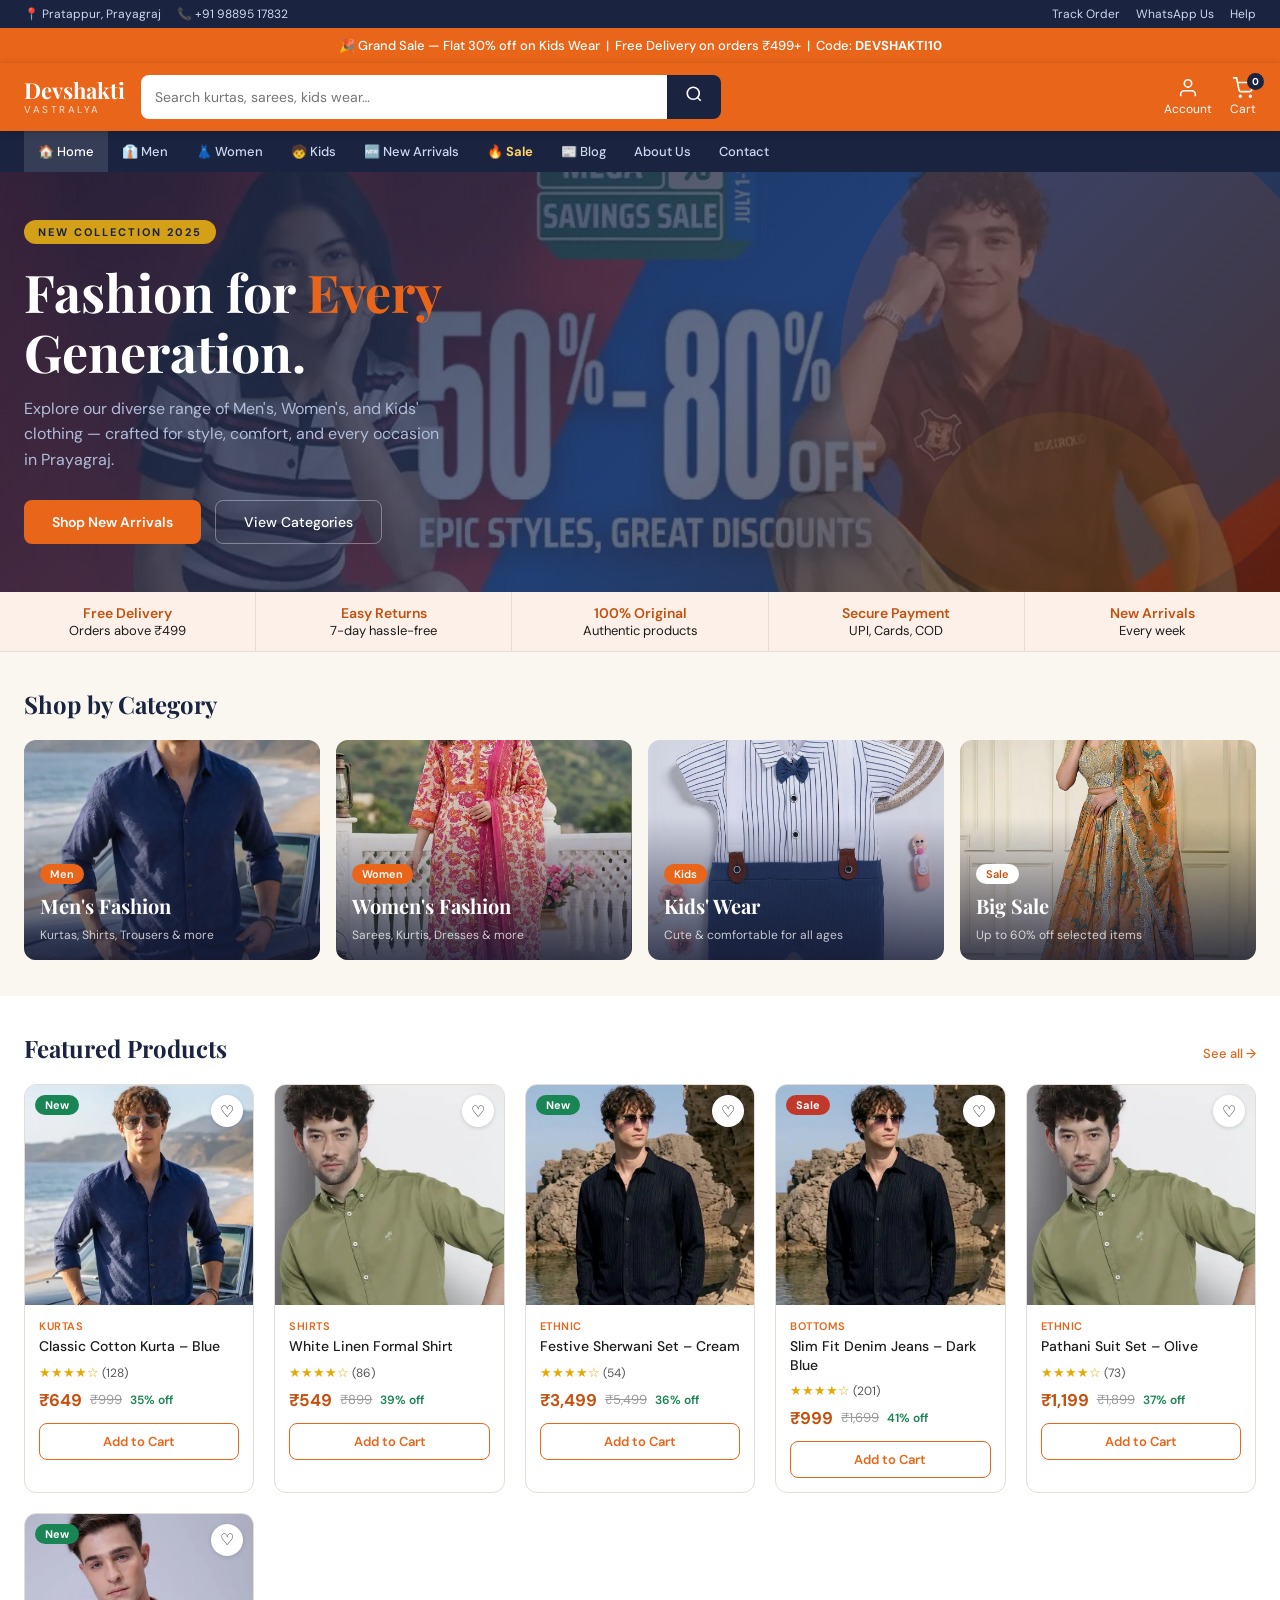
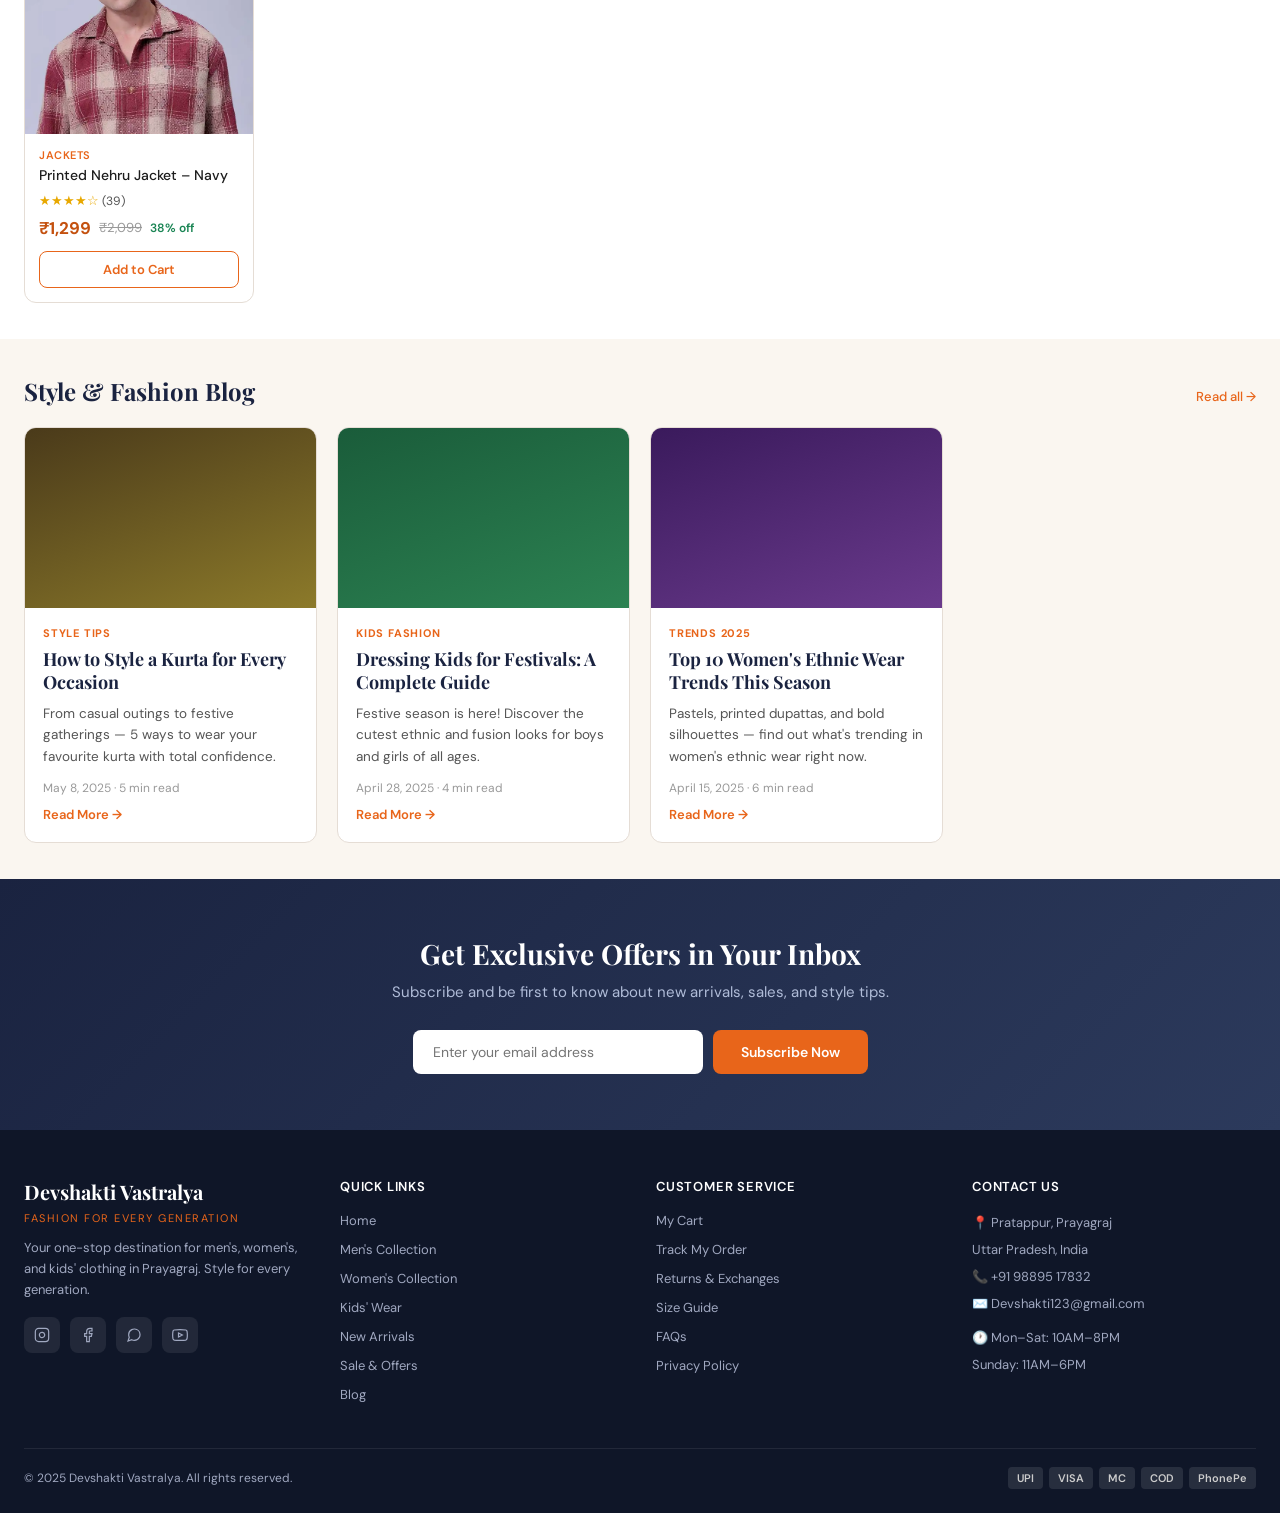
<file: index.html>
<!DOCTYPE html>
<html lang="en">

<head>
  <meta charset="UTF-8" />
  <meta name="viewport" content="width=device-width,initial-scale=1.0" />
  <title>Devshakti Vastralya – Fashion for Every Generation</title>
  <link
    href="https://fonts.googleapis.com/css2?family=Playfair+Display:wght@500;700&family=DM+Sans:wght@300;400;500;600&display=swap"
    rel="stylesheet" />
  <link rel="stylesheet" href="css/index.css" />
</head>

<body>

  <div class="toast" id="toast">Item added! 🛍️</div>

  <!-- TOP BAR -->
  <div class="topbar">
    <div class="tb-l">
      <span>📍 Pratappur, Prayagraj</span>
      <a href="tel:9889517832">📞 +91 98895 17832</a>
      <!-- <a href="mailto:Devshakti123@gmail.com">✉️ Devshakti123@gmail.com</a> -->
    </div>
    <div class="tb-r">
      <a onclick="navigate('contact')">Track Order</a>
      <a href="https://wa.me/919889517832" target="_blank">WhatsApp Us</a>
      <a onclick="navigate('contact')">Help</a>
    </div>
  </div>

  <!-- PROMO -->
  <div class="promo">🎉 Grand Sale — Flat 30% off on Kids Wear &nbsp;|&nbsp; Free Delivery on orders ₹499+ &nbsp;|&nbsp;
    Code: <strong>DEVSHAKTI10</strong></div>

  <!-- HEADER -->
  <header class="header">
    <div class="logo" onclick="navigate('home')">
      <div class="logo-text">Devshakti</div>
      <div class="logo-sub">Vastralya</div>
    </div>
    <div class="search-wrap">
      <input type="text" id="s-input" placeholder="Search kurtas, sarees, kids wear…"
        onkeydown="if(event.key==='Enter')doSearch()" />
      <button class="search-btn" onclick="doSearch()" aria-label="Search">
        <svg width="18" height="18" fill="none" stroke="currentColor" stroke-width="2.2" viewBox="0 0 24 24">
          <circle cx="11" cy="11" r="8" />
          <line x1="21" y1="21" x2="16.65" y2="16.65" />
        </svg>
      </button>
    </div>
    <div class="h-acts">
      <div class="h-act" onclick="navigate('about')">
        <svg width="22" height="22" fill="none" stroke="#fff" stroke-width="1.8" viewBox="0 0 24 24">
          <path d="M20 21v-2a4 4 0 0 0-4-4H8a4 4 0 0 0-4 4v2" />
          <circle cx="12" cy="7" r="4" />
        </svg>
        Account
      </div>
      <div class="h-act" onclick="navigate('cart')">
        <svg width="22" height="22" fill="none" stroke="#fff" stroke-width="1.8" viewBox="0 0 24 24">
          <circle cx="9" cy="21" r="1" />
          <circle cx="20" cy="21" r="1" />
          <path d="M1 1h4l2.68 13.39a2 2 0 0 0 2 1.61h9.72a2 2 0 0 0 2-1.61L23 6H6" />
        </svg>
        <div class="badge" id="cart-badge">0</div>
        Cart
      </div>
    </div>
  </header>

  <!-- NAVBAR -->
  <nav class="navbar">
    <a onclick="navigate('home')" data-pg="home">🏠 Home</a>
    <a onclick="navigate('cat','men')" data-pg="men">👔 Men</a>
    <a onclick="navigate('cat','women')" data-pg="women">👗 Women</a>
    <a onclick="navigate('cat','kids')" data-pg="kids">🧒 Kids</a>
    <a onclick="navigate('cat','new')" data-pg="new">🆕 New Arrivals</a>
    <a onclick="navigate('cat','sale')" data-pg="sale" class="sale">🔥 Sale</a>
    <a onclick="navigate('blog')" data-pg="blog">📰 Blog</a>
    <a onclick="navigate('aboutus.html')" data-pg="about">About Us</a>
    <a onclick="navigate('contact')" data-pg="contact">Contact</a>
  </nav>

  <!-- ══════════════ PAGES ══════════════ -->

  <!-- HOME -->
  <div id="page-home" class="page">
    <section class="hero">
      <div class="hero-content">
        <div class="hero-badge">New Collection 2025</div>
        <h1>Fashion for <span>Every</span><br />Generation.</h1>
        <p>Explore our diverse range of Men's, Women's, and Kids' clothing — crafted for style, comfort, and every
          occasion in Prayagraj.</p>
        <div class="hero-btns">
          <button class="btn-primary" onclick="navigate('cat','new')">Shop New Arrivals</button>
          <button class="btn-outline"
            onclick="document.getElementById('home-cats').scrollIntoView({behavior:'smooth'})">View Categories</button>
        </div>
      </div>
    </section>
    <div class="offers">
      <div class="offer-item"><strong>Free Delivery</strong>Orders above ₹499</div>
      <div class="offer-item"><strong>Easy Returns</strong>7-day hassle-free</div>
      <div class="offer-item"><strong>100% Original</strong>Authentic products</div>
      <div class="offer-item"><strong>Secure Payment</strong>UPI, Cards, COD</div>
      <div class="offer-item"><strong>New Arrivals</strong>Every week</div>
    </div>
    <section class="section" id="home-cats">
      <div class="section-hd">
        <h2>Shop by Category</h2>
      </div>
      <div class="cat-grid">
        <div class="cat-card" onclick="navigate('cat','men')">
          <div class="cat-img bg-1"></div>
          <div class="cat-overlay"></div>
          <div class="cat-body">
            <div class="cat-tag">Men</div>
            <h3>Men's Fashion</h3><span>Kurtas, Shirts, Trousers & more</span>
          </div>
        </div>
        <div class="cat-card" onclick="navigate('cat','women')">
          <div class="cat-img bg-2"></div>
          <div class="cat-overlay"></div>
          <div class="cat-body">
            <div class="cat-tag">Women</div>
            <h3>Women's Fashion</h3><span>Sarees, Kurtis, Dresses & more</span>
          </div>
        </div>
        <div class="cat-card" onclick="navigate('cat','kids')">
          <div class="cat-img bg-3"></div>
          <div class="cat-overlay"></div>
          <div class="cat-body">
            <div class="cat-tag">Kids</div>
            <h3>Kids' Wear</h3><span>Cute & comfortable for all ages</span>
          </div>
        </div>
        <div class="cat-card" onclick="navigate('cat','sale')">
          <div class="cat-img bg-11"></div>
          <div class="cat-overlay"></div>
          <div class="cat-body">
            <div class="cat-tag" style="background:#fff;color:var(--saffron-dark)">Sale</div>
            <h3>Big Sale</h3><span>Up to 60% off selected items</span>
          </div>
        </div>
      </div>
    </section>
    <section class="section section-alt">
      <div class="section-hd">
        <h2>Featured Products</h2><a onclick="navigate('cat','new')">See all →</a>
      </div>
      <div class="prod-grid" id="home-prods"></div>
    </section>
    <section class="section">
      <div class="section-hd">
        <h2>Style & Fashion Blog</h2><a onclick="navigate('blog')">Read all →</a>
      </div>
      <div class="blog-grid" id="home-blog"></div>
    </section>
    <section class="newsletter">
      <h2>Get Exclusive Offers in Your Inbox</h2>
      <p>Subscribe and be first to know about new arrivals, sales, and style tips.</p>
      <div class="nl-form">
        <input type="email" id="nl-email" placeholder="Enter your email address" />
        <button onclick="doSubscribe()">Subscribe Now</button>
      </div>
    </section>
  </div>

  <!-- CATEGORY -->
  <div id="page-cat" class="page hidden">
    <div id="cat-header" class="cat-ph">
      <h1 id="cat-title">Men's Fashion</h1>
      <p id="cat-sub">Explore our collection</p>
    </div>
    <div class="breadcrumb"><a onclick="navigate('home')">Home</a><span>/</span><span id="cat-bc">Men</span></div>
    <div class="filters-bar" id="filters-bar"></div>
    <section class="section section-alt">
      <div class="section-hd">
        <h2 id="cat-count">0 Products</h2>
      </div>
      <div class="prod-grid" id="cat-prods"></div>
    </section>
  </div>

  <!-- PRODUCT DETAIL -->
  <div id="page-product" class="page hidden">
    <div class="breadcrumb" id="pd-bc"></div>
    <div class="pd-wrap" id="pd-content"></div>
    <section class="section" style="background:var(--cream)">
      <div class="section-hd">
        <h2>You May Also Like</h2>
      </div>
      <div class="prod-grid" id="related-prods"></div>
    </section>
  </div>

  <!-- CART -->
  <div id="page-cart" class="page hidden">
    <div class="cart-wrap">
      <h2 class="cart-title">🛒 Your Cart</h2>
      <div id="cart-content"></div>
    </div>
  </div>

  <!-- BLOG -->
  <div id="page-blog" class="page hidden">
    <div class="cat-ph">
      <h1>Style & Fashion Blog</h1>
      <p>Tips, trends, and styling guides for the modern Indian wardrobe</p>
    </div>
    <div class="breadcrumb"><a onclick="navigate('home')">Home</a><span>/</span><span>Blog</span></div>
    <section class="section section-alt">
      <div class="blog-grid" id="blog-all"></div>
    </section>
  </div>

  <!-- ABOUT -->
  <div id="page-about" class="page hidden">
    <div class="cat-ph">
      <h1>About Devshakti Vastralya</h1>
      <p>Fashion for Every Generation — Our Story</p>
    </div>
    <div class="breadcrumb"><a onclick="navigate('home')">Home</a><span>/</span><span>About Us</span></div>
    <section class="section section-alt">
      <div class="static-wrap">
        <h2>Our Story</h2>
        <p>Devshakti Vastralya was founded with a simple belief: every family deserves access to stylish, high-quality
          clothing at affordable prices. Based in Pratappur, Prayagraj, we serve thousands of happy customers across the
          region.</p>
        <p>We offer a diverse range of clothing for men, women, and children — from traditional ethnic wear to
          contemporary casual styles. Our collection reflects the rich culture of India while embracing modern fashion
          trends.</p>
        <p>At Devshakti Vastralya, fashion isn't just about clothing — it's about confidence, comfort, and celebrating
          every generation of your family.</p>
        <div class="stat-cards">
          <div class="stat-card">
            <div class="num">5000+</div>
            <div class="lbl">Happy Customers</div>
          </div>
          <div class="stat-card">
            <div class="num">500+</div>
            <div class="lbl">Products</div>
          </div>
          <div class="stat-card">
            <div class="num">10+</div>
            <div class="lbl">Years of Service</div>
          </div>
          <div class="stat-card">
            <div class="num">4.8★</div>
            <div class="lbl">Average Rating</div>
          </div>
        </div>
      </div>
    </section>
  </div>

  <!-- CONTACT -->
  <div id="page-contact" class="page hidden">
    <div class="cat-ph">
      <h1>Contact Us</h1>
      <p>We'd love to hear from you</p>
    </div>
    <div class="breadcrumb"><a onclick="navigate('home')">Home</a><span>/</span><span>Contact</span></div>
    <section class="section section-alt">
      <div class="static-wrap" style="max-width:920px">
        <div class="contact-grid">
          <div>
            <h2>Get in Touch</h2>
            <div class="contact-item"><span>📍</span>
              <div><strong>Address</strong><br /><span style="color:var(--text-mid)">Pratappur, Prayagraj, Uttar
                  Pradesh, India</span></div>
            </div>
            <div class="contact-item"><span>📞</span>
              <div><strong>Phone</strong><br /><a href="tel:9889517832" style="color:var(--saffron)">+91 98895 17832</a>
              </div>
            </div>
            <div class="contact-item"><span>✉️</span>
              <div><strong>Email</strong><br /><a href="mailto:Devshakti123@gmail.com"
                  style="color:var(--saffron)">Devshakti123@gmail.com</a></div>
            </div>
            <div class="contact-item"><span>💬</span>
              <div><strong>WhatsApp</strong><br /><a href="https://wa.me/919889517832" target="_blank"
                  style="color:var(--saffron)">Chat on WhatsApp</a></div>
            </div>
            <div class="contact-item"><span>🕐</span>
              <div><strong>Store Hours</strong><br /><span style="color:var(--text-mid)">Mon–Sat: 10AM–8PM &nbsp;|&nbsp;
                  Sun: 11AM–6PM</span></div>
            </div>
          </div>
          <div>
            <h2>Send a Message</h2>
            <input class="c-field" type="text" placeholder="Your Name" />
            <input class="c-field" type="email" placeholder="Your Email" />
            <input class="c-field" type="tel" placeholder="Your Phone Number" />
            <textarea class="c-field" rows="4" placeholder="Your Message" style="resize:vertical"></textarea>
            <button class="btn-primary" style="width:100%;padding:13px"
              onclick="showToast('Message sent! We will reply shortly. 📩')">Send Message</button>
          </div>
        </div>
      </div>
    </section>
  </div>

  <!-- FOOTER -->
  <footer>
    <div class="footer-grid">
      <div class="fc">
        <div class="f-logo">Devshakti Vastralya</div>
        <div class="f-tag">Fashion for Every Generation</div>
        <div class="f-about">Your one-stop destination for men's, women's, and kids' clothing in Prayagraj. Style for
          every generation.</div>
        <div class="soc-links">
          <a href="#" class="soc-btn" title="Instagram"><svg width="16" height="16" fill="none" stroke="currentColor"
              stroke-width="1.8" viewBox="0 0 24 24">
              <rect x="2" y="2" width="20" height="20" rx="5" />
              <path d="M16 11.37A4 4 0 1 1 12.63 8 4 4 0 0 1 16 11.37z" />
              <line x1="17.5" y1="6.5" x2="17.51" y2="6.5" />
            </svg></a>
          <a href="#" class="soc-btn" title="Facebook"><svg width="16" height="16" fill="none" stroke="currentColor"
              stroke-width="1.8" viewBox="0 0 24 24">
              <path d="M18 2h-3a5 5 0 0 0-5 5v3H7v4h3v8h4v-8h3l1-4h-4V7a1 1 0 0 1 1-1h3z" />
            </svg></a>
          <a href="https://wa.me/919889517832" class="soc-btn" target="_blank" title="WhatsApp"><svg width="16"
              height="16" fill="none" stroke="currentColor" stroke-width="1.8" viewBox="0 0 24 24">
              <path
                d="M21 11.5a8.38 8.38 0 0 1-.9 3.8 8.5 8.5 0 0 1-7.6 4.7 8.38 8.38 0 0 1-3.8-.9L3 21l1.9-5.7a8.38 8.38 0 0 1-.9-3.8 8.5 8.5 0 0 1 4.7-7.6 8.38 8.38 0 0 1 3.8-.9h.5a8.48 8.48 0 0 1 8 8v.5z" />
            </svg></a>
          <a href="#" class="soc-btn" title="YouTube"><svg width="16" height="16" fill="none" stroke="currentColor"
              stroke-width="1.8" viewBox="0 0 24 24">
              <path
                d="M22.54 6.42a2.78 2.78 0 0 0-1.95-1.96C18.88 4 12 4 12 4s-6.88 0-8.59.46A2.78 2.78 0 0 0 1.46 6.42 29 29 0 0 0 1 12a29 29 0 0 0 .46 5.58A2.78 2.78 0 0 0 3.41 19.6C5.12 20 12 20 12 20s6.88 0 8.59-.4a2.78 2.78 0 0 0 1.95-1.95A29 29 0 0 0 23 12a29 29 0 0 0-.46-5.58z" />
              <polygon points="9.75 15.02 15.5 12 9.75 8.98 9.75 15.02" />
            </svg></a>
        </div>
      </div>
      <div class="fc">
        <h4>Quick Links</h4>
        <ul>
          <li><a onclick="navigate('home')">Home</a></li>
          <li><a onclick="navigate('cat','men')">Men's Collection</a></li>
          <li><a onclick="navigate('cat','women')">Women's Collection</a></li>
          <li><a onclick="navigate('cat','kids')">Kids' Wear</a></li>
          <li><a onclick="navigate('cat','new')">New Arrivals</a></li>
          <li><a onclick="navigate('cat','sale')">Sale & Offers</a></li>
          <li><a onclick="navigate('blog')">Blog</a></li>
        </ul>
      </div>
      <div class="fc">
        <h4>Customer Service</h4>
        <ul>
          <li><a onclick="navigate('cart')">My Cart</a></li>
          <li><a onclick="navigate('contact')">Track My Order</a></li>
          <li><a onclick="navigate('contact')">Returns & Exchanges</a></li>
          <li><a onclick="navigate('contact')">Size Guide</a></li>
          <li><a onclick="navigate('contact')">FAQs</a></li>
          <li><a onclick="navigate('about')">Privacy Policy</a></li>
        </ul>
      </div>
      <div class="fc">
        <h4>Contact Us</h4>
        <div class="f-contact">
          <div>📍 Pratappur, Prayagraj<br />Uttar Pradesh, India</div>
          <div>📞 <a href="tel:9889517832">+91 98895 17832</a></div>
          <div>✉️ <a href="mailto:Devshakti123@gmail.com">Devshakti123@gmail.com</a></div>
          <div style="margin-top:6px">🕐 Mon–Sat: 10AM–8PM<br />Sunday: 11AM–6PM</div>
        </div>
      </div>
    </div>
    <div class="f-bottom">
      <div>© 2025 Devshakti Vastralya. All rights reserved.</div>
      <div class="pay-icons"><span class="pay-icon">UPI</span><span class="pay-icon">VISA</span><span
          class="pay-icon">MC</span><span class="pay-icon">COD</span><span class="pay-icon">PhonePe</span></div>
    </div>
  </footer>

  <script src="js/index.js"></script>
</body>

</html>
</file>
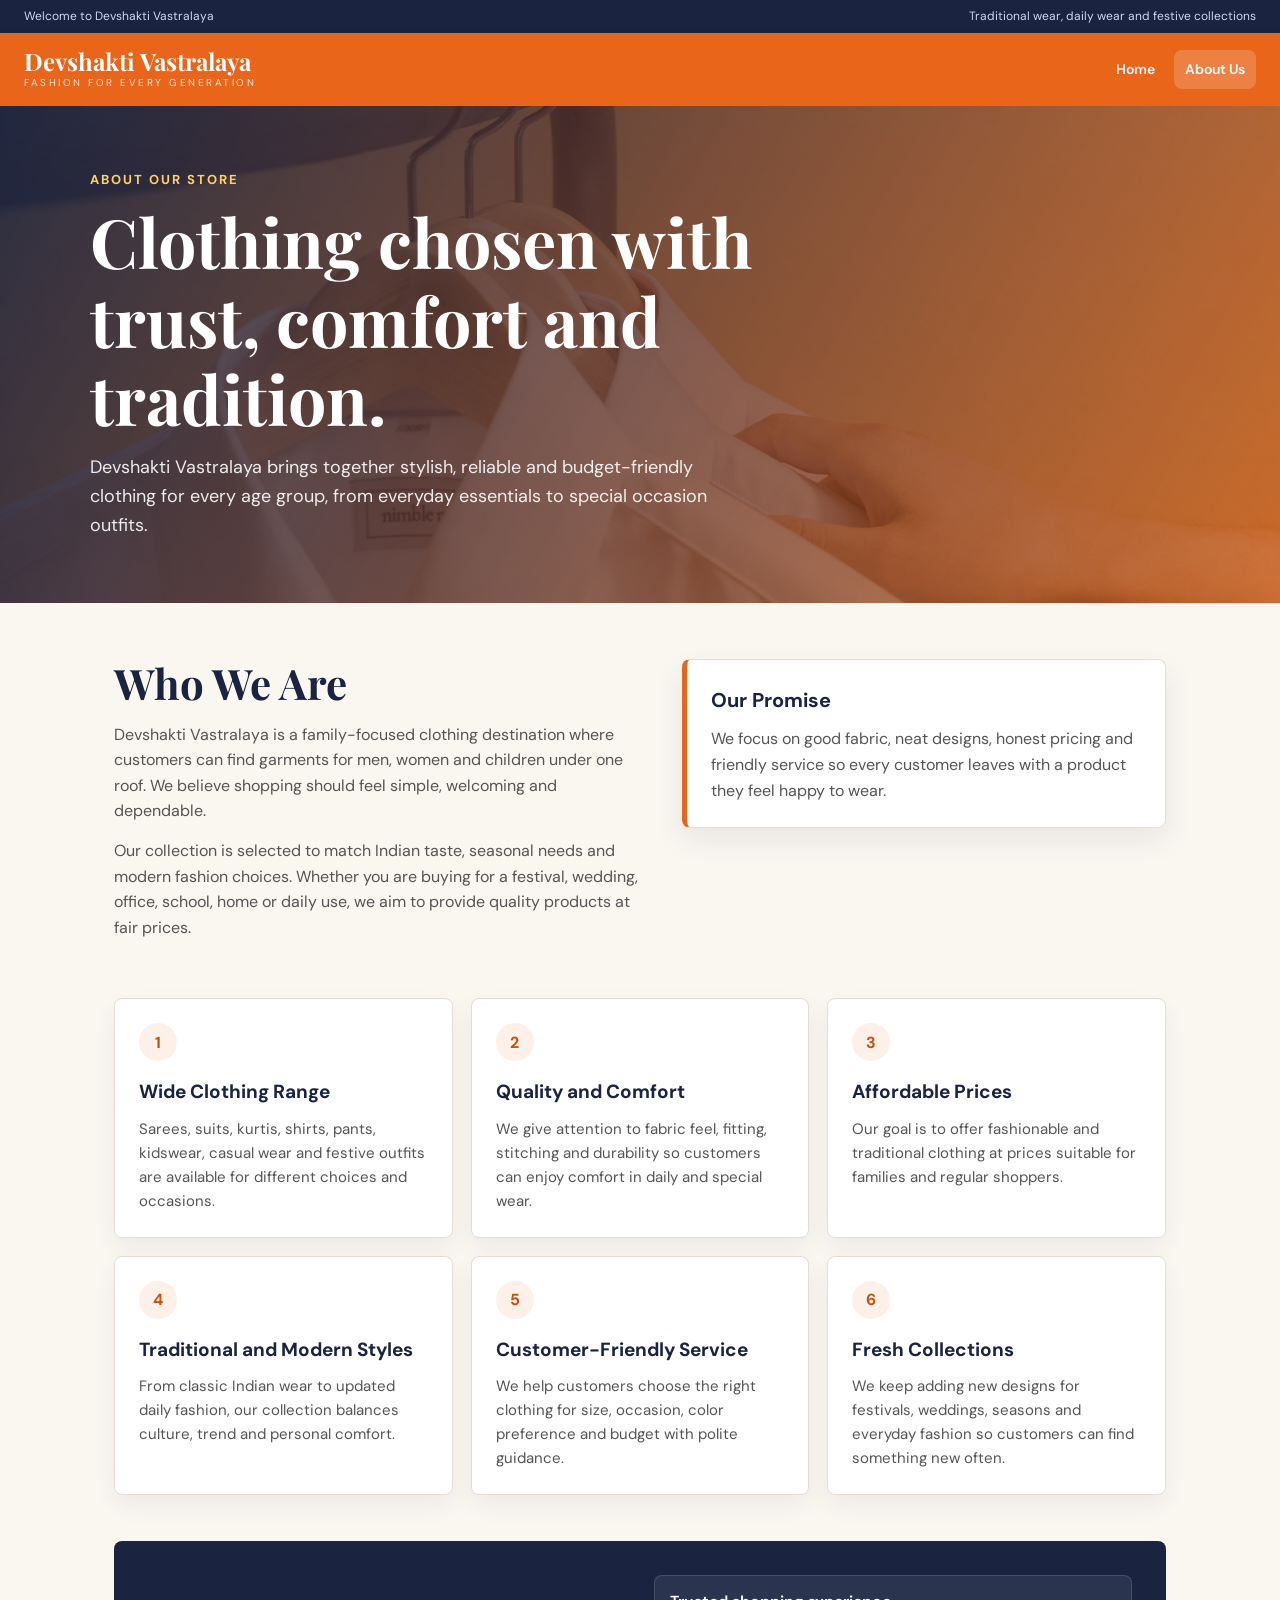
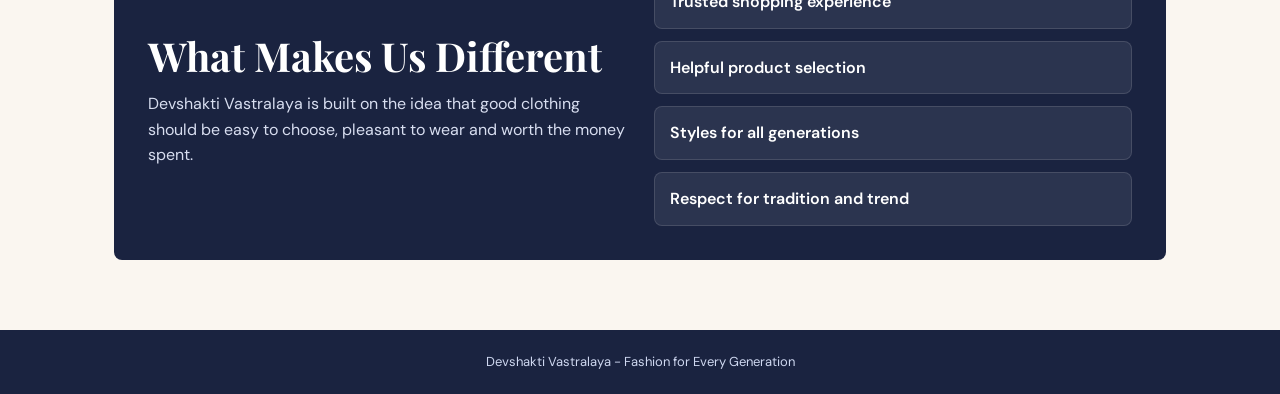
<file: aboutus.html>
<!DOCTYPE html>
<html lang="en">

<head>
  <meta charset="UTF-8" />
  <meta name="viewport" content="width=device-width, initial-scale=1.0" />
  <title>About Us - Devshakti Vastralaya</title>
  <link
    href="https://fonts.googleapis.com/css2?family=Playfair+Display:wght@500;700&family=DM+Sans:wght@300;400;500;600;700&display=swap"
    rel="stylesheet" />
  <link rel="stylesheet" href="css/aboutus.css" />
</head>

<body>
  <div class="topbar">
    <span>Welcome to Devshakti Vastralaya</span>
    <span>Traditional wear, daily wear and festive collections</span>
  </div>

  <header class="header">
    <a href="index.html" aria-label="Go to homepage">
      <div class="logo-text">Devshakti Vastralaya</div>
      <div class="logo-sub">Fashion for Every Generation</div>
    </a>
    <nav class="nav" aria-label="Main navigation">
      <a href="index.html">Home</a>
      <a class="active" href="aboutus.html">About Us</a>
    </nav>
  </header>

  <main>
    <section class="hero">
      <div class="hero-inner">
        <div class="eyebrow">About Our Store</div>
        <h1>Clothing chosen with trust, comfort and tradition.</h1>
        <p>
          Devshakti Vastralaya brings together stylish, reliable and budget-friendly clothing for every age group,
          from everyday essentials to special occasion outfits.
        </p>
      </div>
    </section>

    <section class="content">
      <div class="intro">
        <div>
          <h2 class="section-title">Who We Are</h2>
          <p>
            Devshakti Vastralaya is a family-focused clothing destination where customers can find garments for men,
            women and children under one roof. We believe shopping should feel simple, welcoming and dependable.
          </p>
          <p>
            Our collection is selected to match Indian taste, seasonal needs and modern fashion choices. Whether you
            are buying for a festival, wedding, office, school, home or daily use, we aim to provide quality products at
            fair prices.
          </p>
        </div>

        <aside class="highlight-box">
          <h3>Our Promise</h3>
          <p>
            We focus on good fabric, neat designs, honest pricing and friendly service so every customer leaves with a
            product they feel happy to wear.
          </p>
        </aside>
      </div>

      <div class="points" aria-label="About Devshakti Vastralaya highlights">
        <article class="point">
          <div class="point-number">1</div>
          <h3>Wide Clothing Range</h3>
          <p>
            Sarees, suits, kurtis, shirts, pants, kidswear, casual wear and festive outfits are available for different
            choices and occasions.
          </p>
        </article>

        <article class="point">
          <div class="point-number">2</div>
          <h3>Quality and Comfort</h3>
          <p>
            We give attention to fabric feel, fitting, stitching and durability so customers can enjoy comfort in daily
            and special wear.
          </p>
        </article>

        <article class="point">
          <div class="point-number">3</div>
          <h3>Affordable Prices</h3>
          <p>
            Our goal is to offer fashionable and traditional clothing at prices suitable for families and regular
            shoppers.
          </p>
        </article>

        <article class="point">
          <div class="point-number">4</div>
          <h3>Traditional and Modern Styles</h3>
          <p>
            From classic Indian wear to updated daily fashion, our collection balances culture, trend and personal
            comfort.
          </p>
        </article>

        <article class="point">
          <div class="point-number">5</div>
          <h3>Customer-Friendly Service</h3>
          <p>
            We help customers choose the right clothing for size, occasion, color preference and budget with polite
            guidance.
          </p>
        </article>

        <article class="point">
          <div class="point-number">6</div>
          <h3>Fresh Collections</h3>
          <p>
            We keep adding new designs for festivals, weddings, seasons and everyday fashion so customers can find
            something new often.
          </p>
        </article>
      </div>

      <section class="values" aria-label="Devshakti Vastralaya values">
        <div>
          <h2>What Makes Us Different</h2>
          <p>
            Devshakti Vastralaya is built on the idea that good clothing should be easy to choose, pleasant to wear and
            worth the money spent.
          </p>
        </div>
        <ul class="value-list">
          <li>Trusted shopping experience</li>
          <li>Helpful product selection</li>
          <li>Styles for all generations</li>
          <li>Respect for tradition and trend</li>
        </ul>
      </section>
    </section>
  </main>

  <footer class="footer">
    <p>Devshakti Vastralaya - Fashion for Every Generation</p>
  </footer>
</body>

</html>

<!-- new html file created -->
</file>
<file: css/index.css>
@charset "UTF-8";
.bg-1 {
  background: linear-gradient(160deg, #1a3a5c, #2c5282);
}

.bg-2 {
  background: linear-gradient(160deg, #6b2d5e, #9b4f8e);
}

.bg-3 {
  background: linear-gradient(160deg, #1a5c3a, #2c8252);
}

.bg-4 {
  background: linear-gradient(160deg, #5c2a1a, #8c4a2a);
}

.bg-5 {
  background: linear-gradient(160deg, #3a1a5c, #6a3a8c);
}

.bg-6 {
  background: linear-gradient(160deg, #4a3a1a, #8c7a2a);
}

.bg-7 {
  background: linear-gradient(160deg, #1a4a5c, #2a7a8c);
}

.bg-8 {
  background: linear-gradient(160deg, #3a3a1a, #6a6a2a);
}

.bg-9 {
  background: linear-gradient(160deg, #5c1a3a, #8c2a5a);
}

.bg-10 {
  background: linear-gradient(160deg, #1a5c5c, #2a8c8c);
}

.bg-11 {
  background: linear-gradient(160deg, #4a1a1a, #8a3a3a);
}

.bg-12 {
  background: linear-gradient(160deg, #1a4a1a, #3a8a3a);
}

:root {
  --saffron: #E8651A;
  --saffron-dark: #C4510F;
  --saffron-light: #FDF0E8;
  --navy: #1A2340;
  --navy-mid: #2C3A5C;
  --gold: #D4A017;
  --cream: #FAF6F0;
  --text: #1C1C1C;
  --text-mid: #555;
  --border: #E5DDD5;
  --white: #fff;
  --radius: 8px;
}

* {
  margin: 0;
  padding: 0;
  box-sizing: border-box;
}

body {
  font-family: "DM Sans", sans-serif;
  color: var(--text);
  background: var(--cream);
  overflow-x: hidden;
}

a {
  text-decoration: none;
  color: inherit;
  cursor: pointer;
}

img {
  display: block;
  max-width: 100%;
}

button {
  font-family: "DM Sans", sans-serif;
}

.hidden {
  display: none !important;
}

.page {
  min-height: 60vh;
}

.topbar {
  background: var(--navy);
  color: #cfd8f0;
  font-size: 12px;
  padding: 6px 24px;
  display: flex;
  justify-content: space-between;
  align-items: center;
  flex-wrap: wrap;
  gap: 6px;
}
.topbar a {
  color: #cfd8f0;
  transition: color 0.2s;
}
.topbar a:hover {
  color: #fff;
}

.tb-l,
.tb-r {
  display: flex;
  align-items: center;
  gap: 16px;
}

.header {
  background: var(--saffron);
  padding: 12px 24px;
  display: flex;
  align-items: center;
  gap: 16px;
  position: sticky;
  top: 0;
  z-index: 200;
  box-shadow: 0 2px 8px rgba(0, 0, 0, 0.2);
}

.logo {
  cursor: pointer;
  flex-shrink: 0;
}
.logo-text {
  font-family: "Playfair Display", serif;
  font-size: 22px;
  font-weight: 700;
  color: #fff;
  line-height: 1.1;
}
.logo-sub {
  font-size: 10px;
  color: rgba(255, 255, 255, 0.82);
  letter-spacing: 2.5px;
  text-transform: uppercase;
}

.search-wrap {
  flex: 1;
  display: flex;
  max-width: 580px;
}
.search-wrap input {
  flex: 1;
  padding: 10px 14px;
  border: none;
  border-radius: var(--radius) 0 0 var(--radius);
  font-size: 14px;
  outline: none;
  font-family: "DM Sans", sans-serif;
}

.search-btn {
  background: var(--navy);
  color: #fff;
  border: none;
  padding: 10px 18px;
  border-radius: 0 var(--radius) var(--radius) 0;
  cursor: pointer;
  font-size: 18px;
  transition: background 0.2s;
}
.search-btn:hover {
  background: #111e38;
}

.h-acts {
  margin-left: auto;
  display: flex;
  align-items: center;
  gap: 18px;
}

.h-act {
  color: #fff;
  font-size: 12px;
  text-align: center;
  cursor: pointer;
  position: relative;
}
.h-act svg {
  display: block;
  margin: 0 auto 2px;
}

.badge {
  position: absolute;
  top: -4px;
  right: -8px;
  background: var(--navy);
  color: #fff;
  font-size: 10px;
  width: 17px;
  height: 17px;
  border-radius: 50%;
  display: flex;
  align-items: center;
  justify-content: center;
  font-weight: 700;
}

.navbar {
  background: var(--navy);
  display: flex;
  align-items: center;
  padding: 0 24px;
  overflow-x: auto;
  position: sticky;
  top: 62px;
  z-index: 190;
}
.navbar a {
  color: #cfd8f0;
  font-size: 13px;
  padding: 12px 14px;
  white-space: nowrap;
  display: block;
  transition: background 0.2s, color 0.2s;
  font-weight: 500;
}
.navbar a:hover, .navbar a.active {
  background: rgba(255, 255, 255, 0.12);
  color: #fff;
}
.navbar .sale {
  color: #FFD166;
  font-weight: 700;
}

.promo {
  background: var(--saffron);
  color: #fff;
  text-align: center;
  padding: 9px 16px;
  font-size: 13px;
  font-weight: 500;
}

.toast {
  position: fixed;
  bottom: 28px;
  right: 28px;
  background: var(--navy);
  color: #fff;
  padding: 12px 22px;
  border-radius: var(--radius);
  font-size: 14px;
  font-weight: 500;
  z-index: 9999;
  transform: translateY(80px);
  opacity: 0;
  transition: all 0.3s;
  pointer-events: none;
  max-width: 300px;
}
.toast.show {
  transform: translateY(0);
  opacity: 1;
}

.breadcrumb {
  padding: 11px 24px;
  font-size: 13px;
  color: var(--text-mid);
  display: flex;
  gap: 6px;
  align-items: center;
  background: #fff;
  border-bottom: 1px solid var(--border);
}
.breadcrumb a {
  color: var(--saffron);
  cursor: pointer;
}
.breadcrumb a:hover {
  text-decoration: underline;
}
.breadcrumb span {
  color: #bbb;
}

.section {
  padding: 36px 24px;
}

.section-alt {
  background: #fff;
}

.section-hd {
  display: flex;
  align-items: baseline;
  justify-content: space-between;
  margin-bottom: 20px;
}
.section-hd h2 {
  font-family: "Playfair Display", serif;
  font-size: 24px;
  color: var(--navy);
  font-weight: 700;
}
.section-hd a {
  font-size: 13px;
  color: var(--saffron);
  font-weight: 500;
  cursor: pointer;
}
.section-hd a:hover {
  text-decoration: underline;
}

.hero {
  background: linear-gradient(135deg, rgba(26, 35, 64, 0.86) 0%, rgba(44, 58, 92, 0.74) 55%, rgba(58, 32, 16, 0.76) 100%), url("../assets/images/banner/banner.webp") center/cover;
  min-height: 400px;
  display: flex;
  align-items: center;
  padding: 48px 24px;
  position: relative;
  overflow: hidden;
}
.hero::before {
  content: "";
  position: absolute;
  right: -60px;
  top: -60px;
  width: 500px;
  height: 500px;
  border-radius: 50%;
  background: rgba(232, 101, 26, 0.12);
}
.hero::after {
  content: "";
  position: absolute;
  right: 80px;
  bottom: -100px;
  width: 280px;
  height: 280px;
  border-radius: 50%;
  background: rgba(212, 160, 23, 0.08);
}
.hero h1 {
  font-family: "Playfair Display", serif;
  font-size: clamp(30px, 5vw, 52px);
  color: #fff;
  line-height: 1.15;
  margin-bottom: 14px;
}
.hero h1 span {
  color: var(--saffron);
}
.hero p {
  color: #b0bcd8;
  font-size: 16px;
  line-height: 1.6;
  margin-bottom: 28px;
  max-width: 420px;
}

.hero-content {
  max-width: 560px;
  position: relative;
  z-index: 1;
}

.hero-badge {
  display: inline-block;
  background: var(--gold);
  color: var(--navy);
  font-size: 11px;
  font-weight: 700;
  letter-spacing: 2px;
  text-transform: uppercase;
  padding: 5px 14px;
  border-radius: 20px;
  margin-bottom: 18px;
}

.hero-btns {
  display: flex;
  gap: 14px;
  flex-wrap: wrap;
}

.btn-primary {
  background: var(--saffron);
  color: #fff;
  border: none;
  border-radius: var(--radius);
  font-weight: 600;
  cursor: pointer;
  transition: background 0.2s;
}
.btn-primary:hover {
  background: var(--saffron-dark);
}
.btn-primary {
  padding: 12px 28px;
  font-size: 14px;
  transition: background 0.2s, transform 0.15s;
}
.btn-primary:hover {
  transform: translateY(-1px);
}

.btn-outline {
  background: transparent;
  color: #fff;
  padding: 12px 28px;
  border-radius: var(--radius);
  font-weight: 500;
  font-size: 14px;
  border: 1.5px solid rgba(255, 255, 255, 0.35);
  cursor: pointer;
  transition: all 0.2s;
}
.btn-outline:hover {
  border-color: #fff;
  background: rgba(255, 255, 255, 0.08);
}

.offers {
  display: flex;
  background: var(--saffron-light);
  border-bottom: 1px solid var(--border);
  overflow-x: auto;
}

.offer-item {
  flex: 1;
  min-width: 140px;
  padding: 12px 16px;
  text-align: center;
  border-right: 1px solid var(--border);
  font-size: 13px;
}
.offer-item:last-child {
  border-right: none;
}
.offer-item strong {
  display: block;
  font-size: 14px;
  color: var(--saffron-dark);
  font-weight: 600;
}

.cat-grid {
  display: grid;
  grid-template-columns: repeat(auto-fit, minmax(200px, 1fr));
  gap: 16px;
}

.cat-card {
  border-radius: 12px;
  overflow: hidden;
  position: relative;
  cursor: pointer;
  min-height: 220px;
  display: flex;
  align-items: flex-end;
  transition: transform 0.25s;
}
.cat-card:hover {
  transform: translateY(-5px);
}
.cat-card:hover .cat-img {
  transform: scale(1.05);
}

.cat-img {
  position: absolute;
  inset: 0;
  background-size: cover;
  background-position: center;
  transition: transform 0.35s;
}

.cat-card .bg-1 {
  background-image: url("../assets/images/New folder/EMpABDSg_f5ddbb13f12b4b8c9b08e13c53200930.webp");
}
.cat-card .bg-2 {
  background-image: url("../assets/images/womans/womans-kurta.webp");
}
.cat-card .bg-3 {
  background-image: url("../assets/images/kids/kids.webp");
}
.cat-card .bg-11 {
  background-image: url("../assets/images/womans/lahnga.webp");
}

.cat-overlay {
  position: absolute;
  inset: 0;
  background: linear-gradient(to top, rgba(20, 25, 50, 0.82) 0%, rgba(20, 25, 50, 0.08) 65%);
}

.cat-body {
  position: relative;
  z-index: 1;
  padding: 16px;
}
.cat-body h3 {
  font-family: "Playfair Display", serif;
  color: #fff;
  font-size: 20px;
  margin-bottom: 4px;
}
.cat-body span {
  font-size: 12px;
  color: rgba(255, 255, 255, 0.75);
}

.cat-tag {
  background: var(--saffron);
  color: #fff;
  font-size: 11px;
  font-weight: 600;
  padding: 3px 10px;
  border-radius: 20px;
  display: inline-block;
  margin-bottom: 8px;
}

.prod-grid {
  display: grid;
  grid-template-columns: repeat(auto-fill, minmax(210px, 1fr));
  gap: 20px;
}

.prod-card {
  background: #fff;
  border-radius: 12px;
  overflow: hidden;
  border: 1px solid var(--border);
  transition: box-shadow 0.2s, transform 0.2s;
  cursor: pointer;
}
.prod-card:hover {
  box-shadow: 0 6px 24px rgba(0, 0, 0, 0.1);
  transform: translateY(-3px);
}
.prod-card:hover .p-img-wrap img {
  transform: scale(1.06);
}

.p-img-wrap {
  height: 220px;
  overflow: hidden;
  position: relative;
}
.p-img-wrap img {
  width: 100%;
  height: 100%;
  -o-object-fit: cover;
     object-fit: cover;
  -o-object-position: top;
     object-position: top;
  transition: transform 0.35s;
}

.p-bdg {
  position: absolute;
  top: 10px;
  left: 10px;
  color: #fff;
  font-size: 11px;
  font-weight: 700;
  padding: 3px 10px;
  border-radius: 20px;
  z-index: 1;
}
.p-bdg.new {
  background: #1A8554;
}
.p-bdg.sale {
  background: #c0392b;
}
.p-bdg.featured {
  background: var(--saffron);
}

.p-wish {
  position: absolute;
  top: 10px;
  right: 10px;
  background: #fff;
  width: 32px;
  height: 32px;
  border-radius: 50%;
  display: flex;
  align-items: center;
  justify-content: center;
  font-size: 16px;
  box-shadow: 0 1px 4px rgba(0, 0, 0, 0.15);
  cursor: pointer;
  z-index: 1;
  transition: background 0.2s;
}
.p-wish:hover {
  background: var(--saffron-light);
}

.p-body {
  padding: 14px;
}

.p-sub {
  font-size: 11px;
  color: var(--saffron);
  font-weight: 600;
  text-transform: uppercase;
  letter-spacing: 0.5px;
  margin-bottom: 4px;
}

.p-name {
  font-size: 14px;
  font-weight: 500;
  color: var(--text);
  margin-bottom: 8px;
  line-height: 1.3;
}

.p-stars {
  color: #E8A800;
  font-size: 13px;
  margin-bottom: 8px;
}
.p-stars span {
  color: var(--text-mid);
  font-size: 12px;
}

.p-price {
  display: flex;
  align-items: center;
  gap: 8px;
  margin-bottom: 12px;
}
.p-price strong {
  font-size: 17px;
  color: var(--saffron-dark);
  font-weight: 700;
}
.p-price del {
  font-size: 13px;
  color: #999;
}
.p-price .disc {
  font-size: 12px;
  color: #1A8554;
  font-weight: 600;
}

.add-cart {
  width: 100%;
  padding: 9px;
  border: 1.5px solid var(--saffron);
  background: transparent;
  color: var(--saffron);
  border-radius: var(--radius);
  font-size: 13px;
  font-weight: 600;
  cursor: pointer;
  transition: all 0.2s;
}
.add-cart:hover {
  background: var(--saffron);
  color: #fff;
}

.cat-ph {
  background: linear-gradient(135deg, var(--navy), var(--navy-mid));
  padding: 32px 24px;
}
.cat-ph h1 {
  font-family: "Playfair Display", serif;
  color: #fff;
  font-size: 30px;
  margin-bottom: 6px;
}
.cat-ph p {
  color: #b0bcd8;
  font-size: 14px;
}

.filters-bar {
  background: #fff;
  padding: 12px 24px;
  border-bottom: 1px solid var(--border);
  display: flex;
  gap: 10px;
  align-items: center;
  flex-wrap: wrap;
}

.f-chip {
  padding: 6px 16px;
  border-radius: 20px;
  font-size: 13px;
  font-weight: 500;
  border: 1.5px solid var(--border);
  cursor: pointer;
  transition: all 0.2s;
  background: #fff;
  color: var(--text);
}
.f-chip:hover, .f-chip.active {
  background: var(--saffron);
  color: #fff;
  border-color: var(--saffron);
}

.f-label {
  font-size: 13px;
  color: var(--text-mid);
  font-weight: 500;
  flex-shrink: 0;
}

.sort-sel {
  margin-left: auto;
  padding: 7px 14px;
  border: 1.5px solid var(--border);
  border-radius: var(--radius);
  font-size: 13px;
  font-family: "DM Sans", sans-serif;
  outline: none;
  cursor: pointer;
  background: #fff;
}

.pd-wrap {
  display: grid;
  grid-template-columns: 1fr 1fr;
  gap: 40px;
  padding: 36px 24px;
  background: #fff;
  max-width: 1100px;
  margin: 0 auto;
}
@media (max-width: 720px) {
  .pd-wrap {
    grid-template-columns: 1fr;
    gap: 24px;
  }
}

.pd-main-img {
  border-radius: 12px;
  overflow: hidden;
  height: 460px;
  background: #f0ece6;
}
.pd-main-img img {
  width: 100%;
  height: 100%;
  -o-object-fit: cover;
     object-fit: cover;
  -o-object-position: top;
     object-position: top;
  transition: opacity 0.25s;
}

.pd-thumbs {
  display: flex;
  gap: 10px;
  margin-top: 12px;
}

.pd-th {
  width: 80px;
  height: 90px;
  border-radius: 8px;
  overflow: hidden;
  cursor: pointer;
  border: 2px solid transparent;
  transition: border-color 0.2s;
  flex-shrink: 0;
}
.pd-th:hover, .pd-th.active {
  border-color: var(--saffron);
}
.pd-th img {
  width: 100%;
  height: 100%;
  -o-object-fit: cover;
     object-fit: cover;
  -o-object-position: top;
     object-position: top;
}

.video-box {
  background: var(--navy);
  border-radius: 12px;
  overflow: hidden;
  cursor: pointer;
  margin-top: 14px;
  display: flex;
  align-items: center;
  gap: 16px;
  padding: 16px 20px;
  transition: background 0.2s;
}
.video-box:hover {
  background: var(--navy-mid);
}

.play-circle {
  width: 44px;
  height: 44px;
  background: var(--saffron);
  border-radius: 50%;
  display: flex;
  align-items: center;
  justify-content: center;
  flex-shrink: 0;
}
.play-circle svg {
  fill: #fff;
  margin-left: 3px;
}

.video-box-text {
  color: #fff;
}
.video-box-text strong {
  display: block;
  font-size: 14px;
  margin-bottom: 3px;
}
.video-box-text span {
  font-size: 12px;
  color: #b0bcd8;
}

.pd-cat {
  font-size: 11px;
  color: var(--saffron);
  font-weight: 700;
  text-transform: uppercase;
  letter-spacing: 1px;
  margin-bottom: 8px;
}

.pd-name {
  font-family: "Playfair Display", serif;
  font-size: 26px;
  font-weight: 700;
  color: var(--navy);
  margin-bottom: 10px;
  line-height: 1.25;
}

.pd-rating {
  display: flex;
  align-items: center;
  gap: 10px;
  margin-bottom: 14px;
}
.pd-rating .stars {
  color: #E8A800;
  font-size: 15px;
}
.pd-rating span {
  font-size: 13px;
  color: var(--text-mid);
}

.pd-price-row {
  display: flex;
  align-items: center;
  gap: 12px;
  margin-bottom: 20px;
}

.pd-price {
  font-size: 28px;
  font-weight: 700;
  color: var(--saffron-dark);
}

.pd-mrp {
  font-size: 16px;
  color: #999;
  text-decoration: line-through;
}

.pd-disc {
  font-size: 14px;
  color: #1A8554;
  font-weight: 600;
}

.divider {
  height: 1px;
  background: var(--border);
  margin: 18px 0;
}

.size-lbl {
  font-size: 13px;
  font-weight: 600;
  color: var(--text);
  margin-bottom: 10px;
  display: flex;
  align-items: center;
  gap: 10px;
}

.size-guide-lnk {
  font-size: 12px;
  color: var(--saffron);
  font-weight: 500;
  cursor: pointer;
}

.sizes {
  display: flex;
  gap: 10px;
  margin-bottom: 18px;
  flex-wrap: wrap;
}

.sz-btn {
  min-width: 44px;
  height: 44px;
  padding: 0 10px;
  border: 1.5px solid var(--border);
  border-radius: 8px;
  font-size: 13px;
  font-weight: 500;
  cursor: pointer;
  background: #fff;
  transition: all 0.2s;
}
.sz-btn:hover, .sz-btn.active {
  border-color: var(--saffron);
  background: var(--saffron-light);
  color: var(--saffron-dark);
  font-weight: 600;
}

.pd-actions {
  display: flex;
  gap: 12px;
  margin-bottom: 20px;
}

.btn-cart {
  background: var(--saffron);
  color: #fff;
  border: none;
  border-radius: var(--radius);
  font-weight: 600;
  cursor: pointer;
  transition: background 0.2s;
}
.btn-cart:hover {
  background: var(--saffron-dark);
}
.btn-cart {
  flex: 1;
  padding: 13px;
  font-size: 14px;
}

.btn-buy {
  background: var(--navy);
  color: #fff;
  border: none;
  border-radius: var(--radius);
  font-weight: 600;
  cursor: pointer;
  transition: background 0.2s;
}
.btn-buy:hover {
  background: var(--navy-mid);
}
.btn-buy {
  flex: 1;
  padding: 13px;
  font-size: 14px;
}

.btn-wish-lg {
  width: 48px;
  padding: 13px;
  border: 1.5px solid var(--border);
  background: #fff;
  border-radius: var(--radius);
  font-size: 20px;
  cursor: pointer;
  transition: all 0.2s;
}
.btn-wish-lg:hover {
  border-color: #e74c3c;
  color: #e74c3c;
}

.pd-desc {
  font-size: 14px;
  color: var(--text-mid);
  line-height: 1.7;
  margin-bottom: 14px;
}

.pd-feats {
  list-style: none;
}
.pd-feats li {
  font-size: 13.5px;
  color: var(--text-mid);
  padding: 5px 0 5px 18px;
  position: relative;
}
.pd-feats li::before {
  content: "✓";
  position: absolute;
  left: 0;
  color: var(--saffron);
  font-weight: 700;
}

.pd-delivery {
  display: flex;
  gap: 20px;
  font-size: 13px;
  color: var(--text-mid);
  flex-wrap: wrap;
}

.cart-wrap {
  max-width: 920px;
  margin: 0 auto;
  padding: 32px 24px;
}

.cart-title {
  font-family: "Playfair Display", serif;
  font-size: 28px;
  color: var(--navy);
  margin-bottom: 24px;
}

.cart-grid {
  display: grid;
  grid-template-columns: 1fr 310px;
  gap: 24px;
}
@media (max-width: 720px) {
  .cart-grid {
    grid-template-columns: 1fr;
  }
}

.cart-item {
  display: flex;
  gap: 16px;
  padding: 16px;
  background: #fff;
  border-radius: 12px;
  border: 1px solid var(--border);
  margin-bottom: 14px;
}

.ci-img {
  width: 90px;
  height: 110px;
  border-radius: 8px;
  overflow: hidden;
  flex-shrink: 0;
}
.ci-img img {
  width: 100%;
  height: 100%;
  -o-object-fit: cover;
     object-fit: cover;
  -o-object-position: top;
     object-position: top;
}

.ci-info {
  flex: 1;
}
.ci-info h4 {
  font-size: 15px;
  font-weight: 600;
  margin-bottom: 4px;
  color: var(--text);
}
.ci-info p {
  font-size: 13px;
  color: var(--text-mid);
  margin-bottom: 8px;
}

.ci-price {
  font-size: 17px;
  font-weight: 700;
  color: var(--saffron-dark);
}

.qty-row {
  display: flex;
  align-items: center;
  gap: 8px;
  margin-top: 10px;
}

.qty-btn {
  width: 30px;
  height: 30px;
  border: 1px solid var(--border);
  background: #fff;
  border-radius: 6px;
  cursor: pointer;
  font-size: 16px;
  transition: background 0.2s;
}
.qty-btn:hover {
  background: var(--saffron-light);
}

.qty-val {
  font-size: 14px;
  font-weight: 600;
  min-width: 24px;
  text-align: center;
}

.rm-btn {
  margin-left: auto;
  font-size: 12px;
  color: #c0392b;
  cursor: pointer;
  font-weight: 500;
}
.rm-btn:hover {
  text-decoration: underline;
}

.cart-summary {
  background: #fff;
  border-radius: 12px;
  border: 1px solid var(--border);
  padding: 20px;
  height: -moz-fit-content;
  height: fit-content;
  position: sticky;
  top: 120px;
}
.cart-summary h3 {
  font-size: 16px;
  font-weight: 600;
  margin-bottom: 16px;
  padding-bottom: 12px;
  border-bottom: 1px solid var(--border);
}

.sum-row {
  display: flex;
  justify-content: space-between;
  font-size: 14px;
  margin-bottom: 10px;
}
.sum-row.total {
  font-size: 16px;
  font-weight: 700;
  color: var(--navy);
  border-top: 1px solid var(--border);
  padding-top: 12px;
  margin-top: 4px;
}

.checkout-btn {
  background: var(--saffron);
  color: #fff;
  border: none;
  border-radius: var(--radius);
  font-weight: 600;
  cursor: pointer;
  transition: background 0.2s;
}
.checkout-btn:hover {
  background: var(--saffron-dark);
}
.checkout-btn {
  width: 100%;
  padding: 14px;
  font-size: 15px;
  margin-top: 16px;
}

.empty-cart {
  text-align: center;
  padding: 60px 24px;
}
.empty-cart h3 {
  font-size: 22px;
  color: var(--navy);
  margin-bottom: 10px;
}
.empty-cart p {
  color: var(--text-mid);
  margin-bottom: 24px;
}

.blog-grid {
  display: grid;
  grid-template-columns: repeat(auto-fill, minmax(280px, 1fr));
  gap: 20px;
}

.blog-card {
  background: #fff;
  border-radius: 12px;
  overflow: hidden;
  border: 1px solid var(--border);
  transition: box-shadow 0.2s;
  cursor: pointer;
}
.blog-card:hover {
  box-shadow: 0 4px 18px rgba(0, 0, 0, 0.09);
}

.b-img {
  height: 180px;
  background-size: cover;
  background-position: center;
}

.b-body {
  padding: 18px;
}
.b-body h3 {
  font-family: "Playfair Display", serif;
  font-size: 18px;
  color: var(--navy);
  margin-bottom: 8px;
  line-height: 1.3;
}
.b-body p {
  font-size: 13.5px;
  color: var(--text-mid);
  line-height: 1.6;
  margin-bottom: 12px;
}

.b-tag {
  font-size: 11px;
  font-weight: 700;
  color: var(--saffron);
  text-transform: uppercase;
  letter-spacing: 0.8px;
  margin-bottom: 8px;
}

.b-meta {
  font-size: 12px;
  color: #999;
}

.read-more {
  font-size: 13px;
  color: var(--saffron);
  font-weight: 600;
  display: inline-block;
  margin-top: 10px;
}

.newsletter {
  background: linear-gradient(135deg, var(--navy) 0%, var(--navy-mid) 100%);
  padding: 56px 24px;
  text-align: center;
}
.newsletter h2 {
  font-family: "Playfair Display", serif;
  font-size: 28px;
  color: #fff;
  margin-bottom: 10px;
}
.newsletter p {
  color: #b0bcd8;
  font-size: 15px;
  margin-bottom: 28px;
}

.nl-form {
  display: flex;
  justify-content: center;
  gap: 10px;
  flex-wrap: wrap;
}
.nl-form input {
  padding: 13px 20px;
  border: none;
  border-radius: var(--radius);
  font-size: 14px;
  width: 290px;
  max-width: 100%;
  outline: none;
  font-family: "DM Sans", sans-serif;
}
.nl-form button {
  background: var(--saffron);
  color: #fff;
  border: none;
  border-radius: var(--radius);
  font-weight: 600;
  cursor: pointer;
  transition: background 0.2s;
}
.nl-form button:hover {
  background: var(--saffron-dark);
}
.nl-form button {
  padding: 13px 28px;
  font-size: 14px;
}

footer {
  background: #0f1628;
  color: #a0a8c0;
  padding: 48px 24px 24px;
}

.footer-grid {
  display: grid;
  grid-template-columns: repeat(auto-fit, minmax(180px, 1fr));
  gap: 32px;
  margin-bottom: 36px;
}

.fc h4 {
  color: #fff;
  font-size: 13px;
  font-weight: 600;
  margin-bottom: 14px;
  text-transform: uppercase;
  letter-spacing: 0.8px;
}
.fc ul {
  list-style: none;
}
.fc ul li {
  margin-bottom: 8px;
}
.fc ul li a {
  color: #a0a8c0;
  font-size: 13px;
  transition: color 0.2s;
}
.fc ul li a:hover {
  color: #fff;
}

.f-logo {
  font-family: "Playfair Display", serif;
  font-size: 20px;
  color: #fff;
  font-weight: 700;
  margin-bottom: 6px;
}

.f-tag {
  font-size: 11px;
  color: var(--saffron);
  letter-spacing: 1.5px;
  text-transform: uppercase;
  margin-bottom: 12px;
}

.f-about {
  font-size: 13px;
  line-height: 1.65;
  margin-bottom: 16px;
}

.soc-links {
  display: flex;
  gap: 10px;
}

.soc-btn {
  width: 36px;
  height: 36px;
  border-radius: 8px;
  background: rgba(255, 255, 255, 0.08);
  display: flex;
  align-items: center;
  justify-content: center;
  color: #a0a8c0;
  transition: all 0.2s;
  cursor: pointer;
}
.soc-btn:hover {
  background: var(--saffron);
  color: #fff;
}

.f-contact {
  font-size: 13px;
  line-height: 2.1;
}
.f-contact a {
  color: #a0a8c0;
  transition: color 0.2s;
}
.f-contact a:hover {
  color: #fff;
}

.f-bottom {
  border-top: 1px solid rgba(255, 255, 255, 0.08);
  padding-top: 18px;
  display: flex;
  justify-content: space-between;
  align-items: center;
  flex-wrap: wrap;
  gap: 10px;
  font-size: 12px;
}

.pay-icons {
  display: flex;
  gap: 6px;
}

.pay-icon {
  background: rgba(255, 255, 255, 0.1);
  border-radius: 4px;
  padding: 4px 9px;
  font-size: 11px;
  color: #ccc;
  font-weight: 600;
}

.static-wrap {
  max-width: 800px;
  margin: 0 auto;
  padding: 40px 24px;
}
.static-wrap h2 {
  font-family: "Playfair Display", serif;
  color: var(--navy);
  font-size: 26px;
  margin-bottom: 16px;
}
.static-wrap p {
  font-size: 15px;
  line-height: 1.8;
  color: var(--text-mid);
  margin-bottom: 16px;
}

.stat-cards {
  display: grid;
  grid-template-columns: repeat(auto-fit, minmax(150px, 1fr));
  gap: 18px;
  margin: 28px 0;
}

.stat-card {
  background: var(--saffron-light);
  border-radius: 12px;
  padding: 24px;
  text-align: center;
}
.stat-card .num {
  font-size: 30px;
  font-weight: 700;
  color: var(--saffron);
}
.stat-card .lbl {
  font-size: 14px;
  color: var(--text-mid);
  margin-top: 4px;
}

.contact-grid {
  display: grid;
  grid-template-columns: 1fr 1fr;
  gap: 36px;
}

.contact-item {
  display: flex;
  gap: 12px;
  align-items: flex-start;
  font-size: 14px;
  margin-bottom: 16px;
}
.contact-item span {
  font-size: 22px;
}

.c-field {
  padding: 12px;
  border: 1.5px solid var(--border);
  border-radius: var(--radius);
  font-size: 14px;
  outline: none;
  font-family: "DM Sans", sans-serif;
  width: 100%;
  margin-bottom: 12px;
  transition: border-color 0.2s;
}
.c-field:focus {
  border-color: var(--saffron);
}

@media (max-width: 600px) {
  .topbar {
    align-items: flex-start;
    flex-direction: column;
    padding: 8px 14px;
    gap: 5px;
    line-height: 1.35;
  }
  .tb-l,
  .tb-r {
    width: 100%;
    align-items: flex-start;
    gap: 5px;
  }
  .tb-l {
    flex-direction: row;
    flex-wrap: wrap;
    justify-content: space-between;
  }
  .tb-r {
    flex-wrap: wrap;
    gap: 10px 14px;
  }
  .header {
    flex-wrap: wrap;
    padding: 10px 14px;
    gap: 10px;
  }
  .logo {
    order: 1;
  }
  .logo-text {
    font-size: 20px;
  }
  .logo-sub {
    letter-spacing: 2px;
  }
  .h-acts {
    order: 2;
    margin-left: auto;
    gap: 12px;
  }
  .h-act {
    font-size: 11px;
  }
  .search-wrap {
    order: 3;
    flex: 0 0 100%;
    max-width: none;
  }
  .search-wrap input {
    min-width: 0;
  }
  .search-btn {
    padding: 10px 14px;
    flex-shrink: 0;
  }
  .navbar {
    top: 112px;
    padding: 0 10px;
    scrollbar-width: none;
  }
  .navbar::-webkit-scrollbar {
    display: none;
  }
  .navbar a {
    padding: 11px 12px;
  }
  .promo {
    padding: 8px 14px;
    font-size: 12px;
    line-height: 1.45;
  }
  .hero {
    min-height: 330px;
    padding: 38px 18px;
  }
  .hero-btns .btn-primary,
  .hero-btns .btn-outline {
    width: 100%;
  }
  .section {
    padding: 28px 16px;
  }
  .offers {
    display: grid;
    grid-template-columns: repeat(2, minmax(0, 1fr));
    overflow: visible;
  }
  .offer-item {
    min-width: 0;
    padding: 11px 8px;
    border-right: 1px solid var(--border);
    border-bottom: 1px solid var(--border);
    font-size: 12px;
  }
  .offer-item:nth-child(2n) {
    border-right: none;
  }
  .offer-item:last-child {
    grid-column: 1/-1;
    border-right: none;
    border-bottom: none;
  }
  .offer-item strong {
    font-size: 13px;
  }
  .section-hd {
    align-items: flex-start;
    flex-direction: column;
    gap: 6px;
  }
  .prod-grid {
    grid-template-columns: repeat(auto-fill, minmax(155px, 1fr));
    gap: 14px;
  }
  .p-img-wrap {
    height: 190px;
  }
  .contact-grid {
    grid-template-columns: 1fr;
  }
  .pd-delivery {
    gap: 12px;
  }
  .h-acts .h-act:first-child {
    display: none;
  }
}/*# sourceMappingURL=index.css.map */
</file>
<file: css/aboutus.css>
:root {
  --saffron: #E8651A;
  --saffron-dark: #C4510F;
  --saffron-light: #FDF0E8;
  --navy: #1A2340;
  --navy-mid: #2C3A5C;
  --gold: #D4A017;
  --cream: #FAF6F0;
  --text: #1C1C1C;
  --text-mid: #555;
  --border: #E5DDD5;
  --white: #fff;
  --radius: 8px;
}

* {
  margin: 0;
  padding: 0;
  box-sizing: border-box;
}

body {
  font-family: "DM Sans", sans-serif;
  color: var(--text);
  background: var(--cream);
  line-height: 1.6;
}

a {
  color: inherit;
  text-decoration: none;
}

.topbar {
  background: var(--navy);
  color: #cfd8f0;
  font-size: 12px;
  padding: 7px 24px;
  display: flex;
  justify-content: space-between;
  gap: 12px;
  flex-wrap: wrap;
}

.header {
  background: var(--saffron);
  color: var(--white);
  padding: 15px 24px;
  display: flex;
  justify-content: space-between;
  align-items: center;
  gap: 18px;
  box-shadow: 0 2px 8px rgba(0, 0, 0, 0.18);
}

.logo-text {
  font-family: "Playfair Display", serif;
  font-size: 24px;
  font-weight: 700;
  line-height: 1.1;
}

.logo-sub {
  font-size: 10px;
  letter-spacing: 2.5px;
  text-transform: uppercase;
  color: rgba(255, 255, 255, 0.82);
}

.nav {
  display: flex;
  align-items: center;
  gap: 8px;
  flex-wrap: wrap;
}
.nav a {
  color: var(--white);
  font-size: 14px;
  font-weight: 600;
  padding: 8px 11px;
  border-radius: var(--radius);
  transition: background 0.2s;
}
.nav a:hover, .nav a.active {
  background: rgba(255, 255, 255, 0.18);
}

.hero {
  background: linear-gradient(120deg, rgba(26, 35, 64, 0.9), rgba(196, 81, 15, 0.72)), url("../assets/images/about-hero.jpg") center/cover;
  color: var(--white);
  min-height: 340px;
  display: grid;
  align-items: center;
  padding: 64px 24px;
}
.hero p {
  max-width: 660px;
  font-size: 18px;
  color: rgba(255, 255, 255, 0.9);
}

.hero-inner,
.content {
  width: min(1100px, 100%);
  margin: 0 auto;
}

.eyebrow {
  color: #FFD166;
  font-size: 13px;
  font-weight: 700;
  letter-spacing: 2px;
  text-transform: uppercase;
  margin-bottom: 12px;
}

h1,
h2 {
  font-family: "Playfair Display", serif;
  line-height: 1.15;
}

h1 {
  font-size: clamp(38px, 6vw, 68px);
  max-width: 760px;
  margin-bottom: 16px;
}

.content {
  padding: 56px 24px 70px;
}

.intro {
  display: grid;
  grid-template-columns: 1.05fr 0.95fr;
  gap: 34px;
  align-items: start;
  margin-bottom: 44px;
}
.intro p {
  color: var(--text-mid);
  font-size: 16px;
  margin-bottom: 14px;
}

.section-title {
  color: var(--navy);
  font-size: clamp(28px, 4vw, 42px);
  margin-bottom: 14px;
}

.highlight-box {
  background: var(--white);
  border: 1px solid var(--border);
  border-left: 5px solid var(--saffron);
  border-radius: var(--radius);
  padding: 24px;
  box-shadow: 0 12px 30px rgba(26, 35, 64, 0.08);
}
.highlight-box h3 {
  color: var(--navy);
  font-size: 20px;
  margin-bottom: 10px;
}
.highlight-box p {
  color: var(--text-mid);
  margin: 0;
}

.points {
  display: grid;
  grid-template-columns: repeat(3, 1fr);
  gap: 18px;
  margin-bottom: 46px;
}

.point {
  background: var(--white);
  border: 1px solid var(--border);
  border-radius: var(--radius);
  padding: 24px;
  min-height: 190px;
  box-shadow: 0 10px 24px rgba(26, 35, 64, 0.06);
}
.point h3 {
  color: var(--navy);
  font-size: 19px;
  margin-bottom: 9px;
}
.point p {
  color: var(--text-mid);
  font-size: 15px;
}

.point-number {
  width: 38px;
  height: 38px;
  border-radius: 50%;
  display: grid;
  place-items: center;
  background: var(--saffron-light);
  color: var(--saffron-dark);
  font-weight: 700;
  margin-bottom: 16px;
}

.values {
  background: var(--navy);
  color: var(--white);
  border-radius: var(--radius);
  padding: 34px;
  display: grid;
  grid-template-columns: 1fr 1fr;
  gap: 28px;
  align-items: center;
}
.values h2 {
  font-size: clamp(28px, 4vw, 40px);
  margin-bottom: 12px;
}
.values p {
  color: #d8def0;
}

.value-list {
  list-style: none;
  display: grid;
  gap: 12px;
}
.value-list li {
  background: rgba(255, 255, 255, 0.08);
  border: 1px solid rgba(255, 255, 255, 0.12);
  border-radius: var(--radius);
  padding: 13px 15px;
  font-weight: 600;
}

.footer {
  background: var(--navy);
  color: #cfd8f0;
  text-align: center;
  padding: 22px 24px;
  font-size: 13px;
}

@media (max-width: 850px) {
  .header {
    align-items: flex-start;
    flex-direction: column;
  }
  .intro,
  .values {
    grid-template-columns: 1fr;
  }
  .points {
    grid-template-columns: 1fr 1fr;
  }
}
@media (max-width: 560px) {
  .topbar,
  .header,
  .hero,
  .content {
    padding-left: 18px;
    padding-right: 18px;
  }
  .hero {
    min-height: 300px;
  }
  .points {
    grid-template-columns: 1fr;
  }
  .values {
    padding: 24px;
  }
}/*# sourceMappingURL=aboutus.css.map */
</file>
